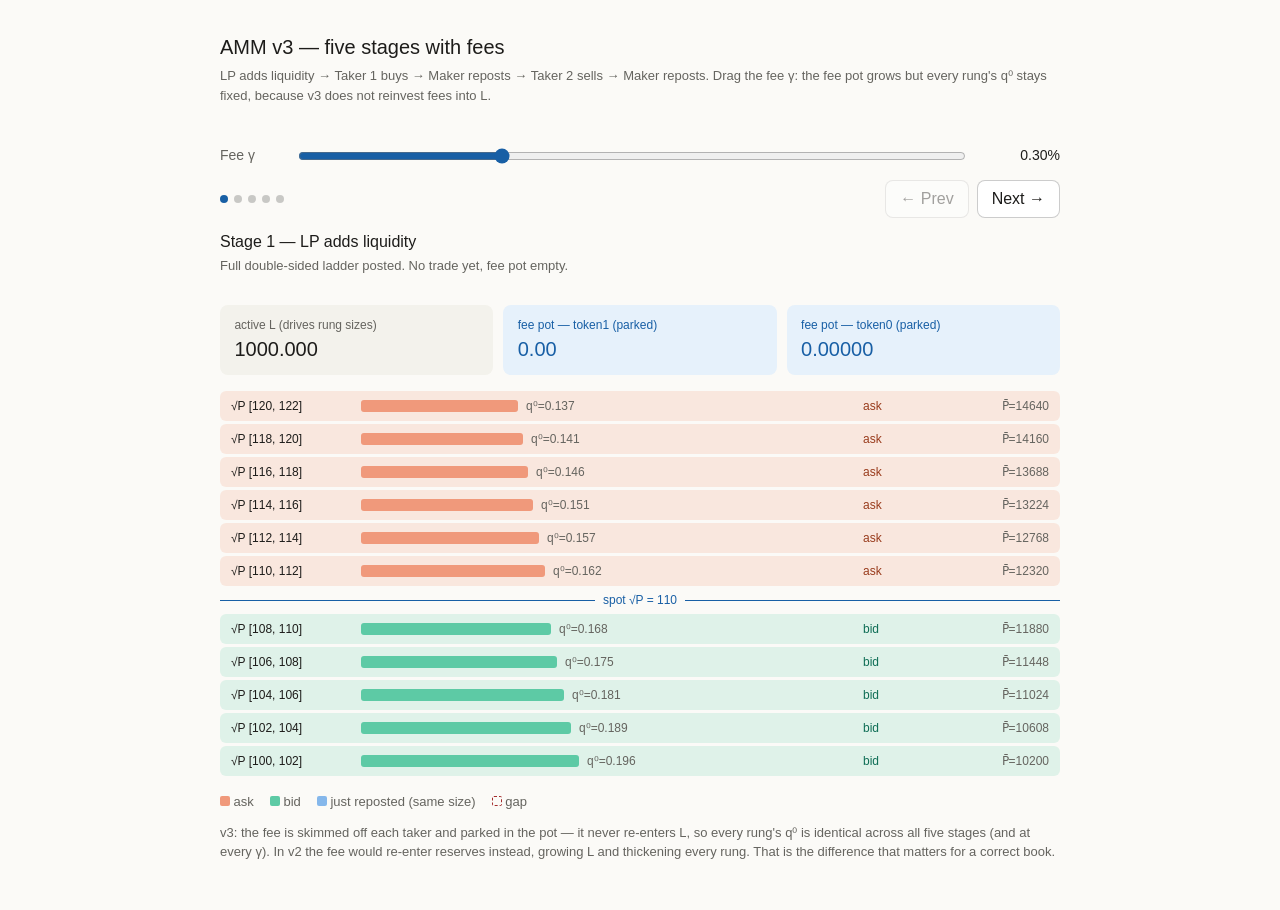
<file: ORDERS.html>
<!DOCTYPE html>
<html lang="en">
<head>
<meta charset="utf-8">
<meta name="viewport" content="width=device-width, initial-scale=1">
<title>AMM v3 — 5-stage order book with fees</title>
<style>
  :root{
    --color-text-primary:#1d1c1a;
    --color-text-secondary:#65645f;
    --color-text-info:#185FA5;
    --color-background-primary:#ffffff;
    --color-background-secondary:#f3f2ec;
    --color-background-info:#E6F1FB;
    --color-border-secondary:rgba(0,0,0,0.20);
    --border-radius-md:8px;
  }
  *{box-sizing:border-box;}
  body{
    margin:0; padding:2rem 1rem; background:#fbfaf7; color:var(--color-text-primary);
    font-family:-apple-system,BlinkMacSystemFont,"Segoe UI",Roboto,Helvetica,Arial,sans-serif;
    line-height:1.5;
  }
  .wrap{max-width:840px; margin:0 auto;}
  h1{font-size:20px; font-weight:500; margin:0 0 .25rem;}
  .sub{font-size:13px; color:var(--color-text-secondary); margin:0 0 1.5rem;}
  button{
    font:inherit; padding:6px 14px; border:1px solid var(--color-border-secondary);
    background:#fff; border-radius:var(--border-radius-md); cursor:pointer; color:inherit;
  }
  button:disabled{opacity:.4; cursor:default;}
  input[type=range]{accent-color:var(--color-text-info);}
</style>
</head>
<body>
<div class="wrap">
<h1>AMM v3 — five stages with fees</h1>
<p class="sub">LP adds liquidity → Taker 1 buys → Maker reposts → Taker 2 sells → Maker reposts. Drag the fee γ: the fee pot grows but every rung's q⁰ stays fixed, because v3 does not reinvest fees into L.</p>

<div style="padding:1rem 0;">

<div style="display:flex; align-items:center; gap:12px; margin:0 0 .9rem;">
  <label style="font-size:14px; color:var(--color-text-secondary); min-width:64px;">Fee &gamma;</label>
  <input type="range" id="fee" min="0" max="100" value="30" step="5" style="flex:1;">
  <span id="feeOut" style="font-size:14px; font-weight:500; min-width:80px; text-align:right;"></span>
</div>

<div style="display:flex; align-items:center; justify-content:space-between; gap:12px; margin:0 0 .75rem;">
  <div style="display:flex; gap:6px;" id="dots"></div>
  <div style="display:flex; gap:8px;">
    <button id="prev">&larr; Prev</button>
    <button id="next">Next &rarr;</button>
  </div>
</div>

<div id="title" style="font-size:16px; font-weight:500; margin:0 0 2px;"></div>
<div id="caption" style="font-size:13px; color:var(--color-text-secondary); min-height:34px; margin:0 0 .9rem;"></div>

<div style="display:grid; grid-template-columns:repeat(3,1fr); gap:10px; margin:0 0 1rem;">
  <div style="background:var(--color-background-secondary); border-radius:var(--border-radius-md); padding:.7rem .9rem;">
    <div style="font-size:12px; color:var(--color-text-secondary);">active L (drives rung sizes)</div>
    <div id="mL" style="font-size:20px; font-weight:500;">1000.000</div>
  </div>
  <div style="background:var(--color-background-info); border-radius:var(--border-radius-md); padding:.7rem .9rem;">
    <div style="font-size:12px; color:var(--color-text-info);">fee pot — token1 (parked)</div>
    <div id="mF1" style="font-size:20px; font-weight:500; color:var(--color-text-info);"></div>
  </div>
  <div style="background:var(--color-background-info); border-radius:var(--border-radius-md); padding:.7rem .9rem;">
    <div style="font-size:12px; color:var(--color-text-info);">fee pot — token0 (parked)</div>
    <div id="mF0" style="font-size:20px; font-weight:500; color:var(--color-text-info);"></div>
  </div>
</div>

<div id="book" style="display:flex; flex-direction:column; gap:3px;"></div>

<div style="display:flex; gap:16px; flex-wrap:wrap; margin-top:1rem; font-size:13px; color:var(--color-text-secondary);">
  <span><span style="display:inline-block;width:10px;height:10px;border-radius:2px;background:#F0997B;"></span> ask</span>
  <span><span style="display:inline-block;width:10px;height:10px;border-radius:2px;background:#5DCAA5;"></span> bid</span>
  <span><span style="display:inline-block;width:10px;height:10px;border-radius:2px;background:#85B7EB;"></span> just reposted (same size)</span>
  <span><span style="display:inline-block;width:10px;height:10px;border-radius:2px;border:1.5px dashed #A32D2D;"></span> gap</span>
</div>
<div style="margin-top:.7rem; font-size:13px; color:var(--color-text-secondary);">
  v3: the fee is skimmed off each taker and parked in the pot — it never re-enters L, so every rung's q⁰ is identical across all five stages (and at every &gamma;). In v2 the fee would re-enter reserves instead, growing L and thickening every rung. That is the difference that matters for a correct book.
</div>
</div>
</div>

<script>
(function(){
  var L=1000, edges=[100,102,104,106,108,110,112,114,116,118,120,122], n=edges.length-1;
  var bands=[];
  for(var i=0;i<n;i++){var lo=edges[i],hi=edges[i+1];bands.push({lo:lo,hi:hi,q0:L*(1/lo-1/hi),fill:lo*hi});}
  var maxq=Math.max.apply(null,bands.map(function(b){return b.q0;}));
  var net1_T1=L*(116-110);
  var net0_T2=L*(1/112-1/116);

  var states=[
    {spot:110, title:"Stage 1 — LP adds liquidity",
     cap:"Full double-sided ladder posted. No trade yet, fee pot empty.",
     side:["bid","bid","bid","bid","bid","ask","ask","ask","ask","ask","ask"], f1:false, f0:false},
    {spot:116, title:"Stage 2a — Taker 1 buys (fee skimmed)",
     cap:"Asks in (110,116) fill. Fee is taken off the token1 input and parked in the pot — it does NOT enter L. Traditional book gaps.",
     side:["bid","bid","bid","bid","bid","empty","empty","empty","ask","ask","ask"], f1:true, f0:false},
    {spot:116, title:"Stage 2b — Maker reposts as bids",
     cap:"Each emptied level returns as a bid of identical q\u2070, funded by the token1 NET (fee excluded). Sizes unchanged; pot holds the fee.",
     side:["bid","bid","bid","bid","bid","newbid","newbid","newbid","ask","ask","ask"], f1:true, f0:false},
    {spot:112, title:"Stage 3a — Taker 2 sells (fee skimmed)",
     cap:"Bids in (112,116) fill. Fee taken off the token0 input, added to the pot. L still unchanged. Book gaps again.",
     side:["bid","bid","bid","bid","bid","bid","empty","empty","ask","ask","ask"], f1:true, f0:true},
    {spot:112, title:"Stage 3b — Maker reposts as asks",
     cap:"Emptied levels return as asks of identical q\u2070. Five stages in, every rung is the same size it started at; only the pot grew.",
     side:["bid","bid","bid","bid","bid","bid","newask","newask","ask","ask","ask"], f1:true, f0:true}
  ];

  var STY={
    ask:{bg:"rgba(240,153,123,0.20)",bar:"#F0997B",txt:"#993C1D",lab:"ask"},
    bid:{bg:"rgba(93,202,165,0.18)",bar:"#5DCAA5",txt:"#0F6E56",lab:"bid"},
    newbid:{bg:"rgba(133,183,235,0.22)",bar:"#85B7EB",txt:"#0C447C",lab:"bid (new)"},
    newask:{bg:"rgba(133,183,235,0.22)",bar:"#85B7EB",txt:"#0C447C",lab:"ask (new)"},
    empty:{bg:"transparent",bar:"transparent",txt:"#A32D2D",lab:"\u2014 empty \u2014"}
  };

  var cur=0, book=document.getElementById('book');
  function fmt(v,d){return v.toLocaleString(undefined,{minimumFractionDigits:d,maximumFractionDigits:d});}

  function render(){
    var g=parseFloat(document.getElementById('fee').value)/10000;
    document.getElementById('feeOut').textContent=(g*100).toFixed(2)+'%';
    var st=states[cur];
    document.getElementById('title').textContent=st.title;
    document.getElementById('caption').textContent=st.cap;
    document.getElementById('mL').textContent='1000.000';
    var fee1 = st.f1 ? net1_T1*g/(1-g) : 0;
    var fee0 = st.f0 ? net0_T2*g/(1-g) : 0;
    document.getElementById('mF1').textContent=fmt(fee1,2);
    document.getElementById('mF0').textContent=fmt(fee0,5);

    book.innerHTML='';
    for(var idx=n-1; idx>=0; idx--){
      var b=bands[idx], s=st.side[idx], sty=STY[s], isEmpty=(s==='empty');
      var row=document.createElement('div');
      row.style.cssText='display:grid; grid-template-columns:120px 1fr 84px 92px; align-items:center; gap:10px; padding:5px 10px; border-radius:6px; font-size:12px; background:'+sty.bg+(isEmpty?'; border:1.5px dashed #A32D2D':'; border:1.5px solid transparent');
      var w=isEmpty?0:Math.round(18+(b.q0/maxq)*200);
      row.innerHTML=
        '<span style="font-weight:500;">\u221AP ['+b.lo+', '+b.hi+']</span>'+
        '<span style="display:flex;align-items:center;gap:8px;"><span style="height:12px;width:'+w+'px;background:'+sty.bar+';border-radius:3px;display:inline-block;"></span>'+(isEmpty?'':'<span style="color:var(--color-text-secondary);">q\u2070='+b.q0.toFixed(3)+'</span>')+'</span>'+
        '<span style="color:'+sty.txt+'; font-weight:500;">'+sty.lab+'</span>'+
        '<span style="text-align:right; color:var(--color-text-secondary);">'+(isEmpty?'':'P\u0304='+b.fill.toFixed(0))+'</span>';
      book.appendChild(row);
      if(b.lo===st.spot){
        var d=document.createElement('div');
        d.style.cssText='display:flex;align-items:center;gap:8px;margin:2px 0;';
        d.innerHTML='<span style="flex:1;height:0;border-top:1.5px solid var(--color-text-info);"></span><span style="font-size:12px;font-weight:500;color:var(--color-text-info);">spot \u221AP = '+st.spot+'</span><span style="flex:1;height:0;border-top:1.5px solid var(--color-text-info);"></span>';
        book.appendChild(d);
      }
    }
    var dots=document.getElementById('dots'); dots.innerHTML='';
    for(var k=0;k<states.length;k++){
      var dot=document.createElement('span');
      dot.style.cssText='width:8px;height:8px;border-radius:50%;background:'+(k===cur?'var(--color-text-info)':'var(--color-border-secondary)')+';';
      dots.appendChild(dot);
    }
    document.getElementById('prev').disabled=(cur===0);
    document.getElementById('next').disabled=(cur===states.length-1);
  }
  document.getElementById('next').addEventListener('click',function(){if(cur<states.length-1){cur++;render();}});
  document.getElementById('prev').addEventListener('click',function(){if(cur>0){cur--;render();}});
  document.getElementById('fee').addEventListener('input',render);
  render();
})();
</script>
</body>
</html>
</file>
